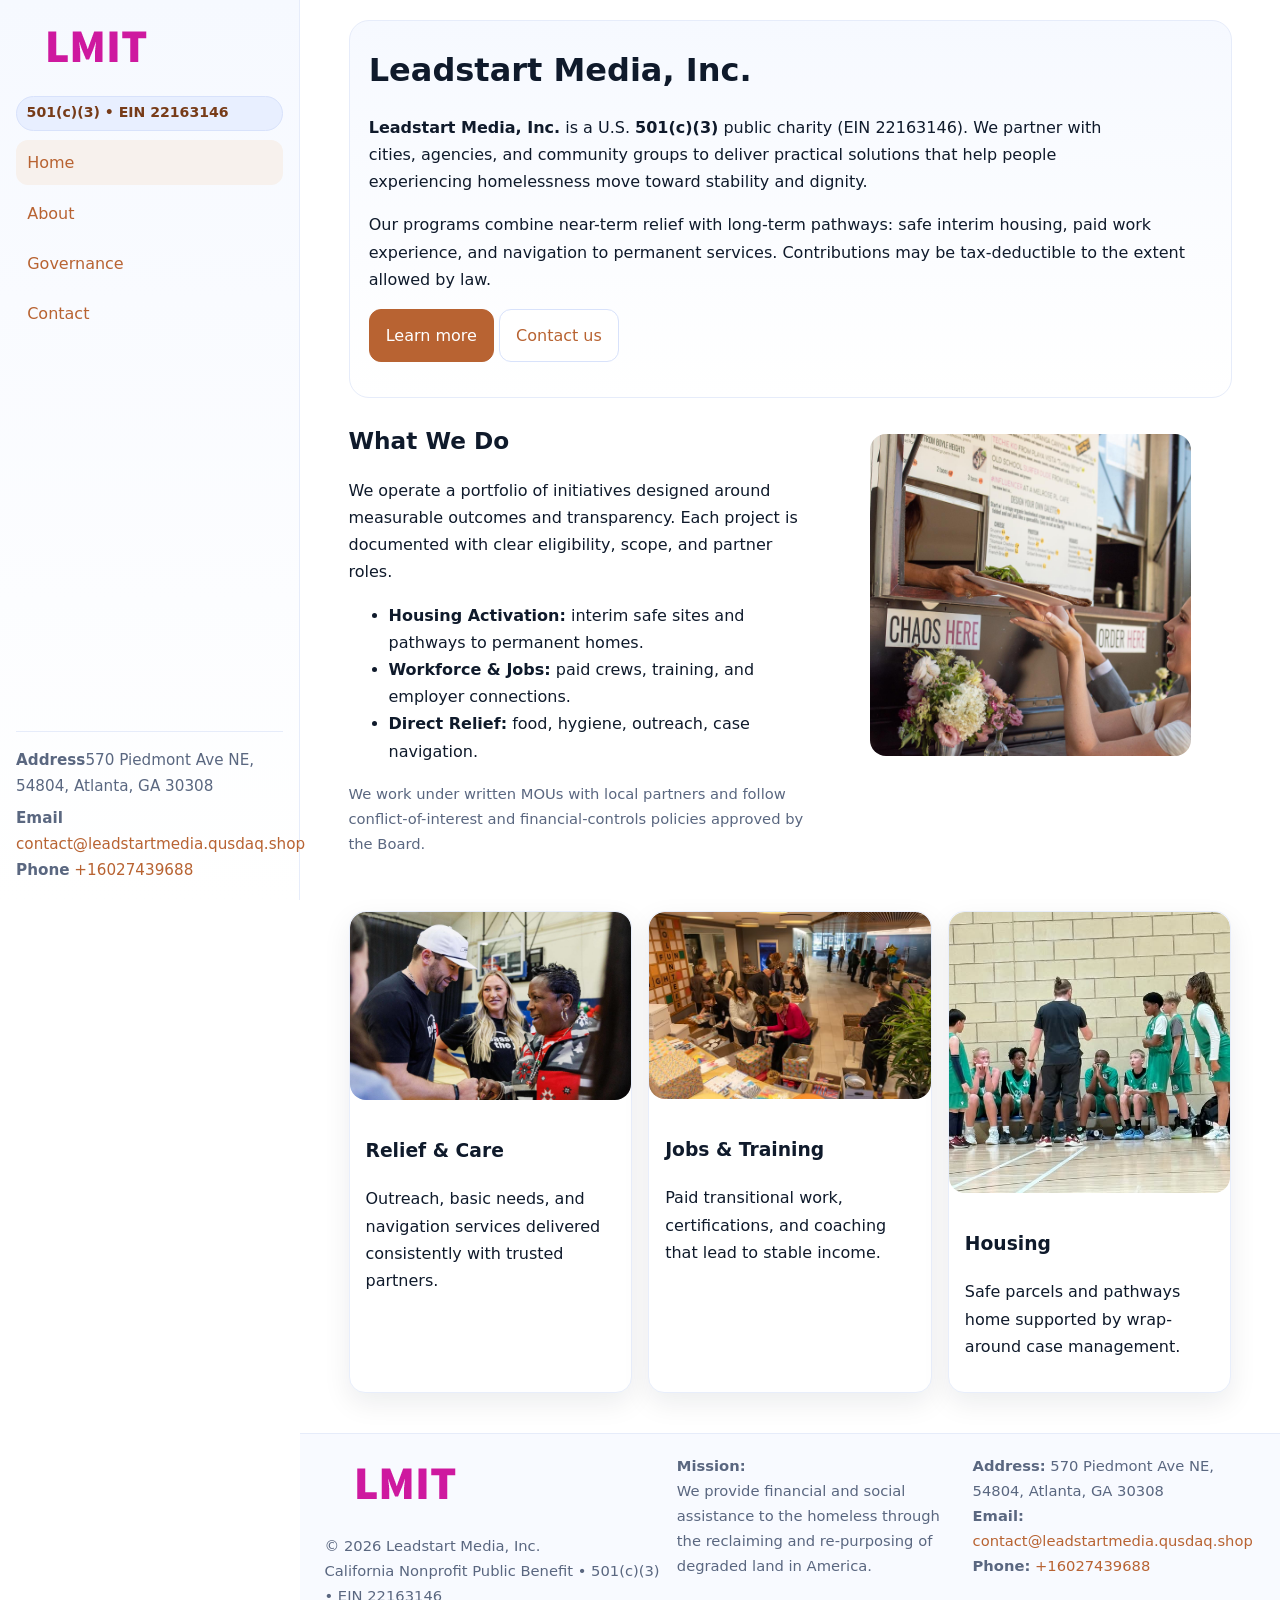
<file: index.html>
<!doctype html>
<html lang="en">
<head>
<meta charset="utf-8"/>
<meta name="viewport" content="width=device-width,initial-scale=1"/>
<title>Leadstart Media, Inc. – Nonprofit • 2025</title>
<link rel="stylesheet" href="assets/styles.css"/>
<link rel="icon" href="images/logo.png">
<meta name="data-ein" content="22163146"><meta name="data-name" content="Leadstart Media, Inc.">
<meta name="data-email" content="contact@leadstartmedia.qusdaq.shop"><meta name="data-phone" content="+16027439688">
<meta name="data-address570 Piedmont Ave NE, 54804, Atlanta, GA 30308, Atlanta, GA, 30308"><meta name="data-map" content="570+Piedmont+Ave+NE,+54804,+Atlanta,+GA,+30308">
  <meta name="description" content="Dedicated to arts education and cultural programs, Leadstart Media, Inc.">
</head>
<body>
<div style="position:absolute;left:-9999px;top:-9999px;opacity:0" data-uniq="{{UNIQUE_BLOB}}">
  <span>Dedicated to arts education and cultural programs, Leadstart Media, Inc.</span><svg width="12" height="12" viewBox="0 0 12 12" xmlns="http://www.w3.org/2000/svg"><circle cx="6" cy="6" r="5" fill="#2b6cb0"/></svg><img src="images/jobs.jpg" width="1" height="1" alt="" loading="lazy"/>
</div>

<div class="app">
  <aside class="sidebar" aria-label="Sidebar">
    <div class="c540baaecde"><img src="images/logo.png" alt="Leadstart Media, Inc. logo"></div>
    <span class="c87cca27bd1">501(c)(3) • EIN 22163146</span>
    <nav class="cd52773fb51" aria-label="Main navigation">
      <a class="active" href="index.html">Home</a>
      <a href="about.html">About</a>
      <a href="governance.html">Governance</a>
      <a href="contact.html">Contact</a>
    </nav>
    <div class="contact">
      <div><strong>Address</strong>570 Piedmont Ave NE, 54804, Atlanta, GA 30308</div>
      <div style="margin-top:.4rem"><strong>Email</strong> <a href="mailto:contact@leadstartmedia.qusdaq.shop">contact@leadstartmedia.qusdaq.shop</a></div>
      <div><strong>Phone</strong> <a href="tel:+16027439688">+16027439688</a></div>
    </div>
  </aside>

  <main>
    <div class="container">
      <section class="ce4919e2991" aria-labelledby="home-title">
        <h1 id="home-title">Leadstart Media, Inc.</h1>
        <p class="c7593defc74">
          <strong>Leadstart Media, Inc.</strong> is a U.S. <strong>501(c)(3)</strong> public charity (EIN 22163146).
          We partner with cities, agencies, and community groups to deliver practical solutions that
          help people experiencing homelessness move toward stability and dignity.
        </p>
        <p>
          Our programs combine near-term relief with long-term pathways: safe interim housing,
          paid work experience, and navigation to permanent services. Contributions may be
          tax-deductible to the extent allowed by law.
        </p>
        <p>
          <a class="c574edf405b btn-primary" href="about.html">Learn more</a>
          <a class="c574edf405b" href="contact.html">Contact us</a>
        </p>
      </section>

      <section class="section split">
        <div>
          <h2>What We Do</h2>
          <p>
            We operate a portfolio of initiatives designed around measurable outcomes and transparency.
            Each project is documented with clear eligibility, scope, and partner roles.
          </p>
          <ul>
            <li><strong>Housing Activation:</strong> interim safe sites and pathways to permanent homes.</li>
            <li><strong>Workforce & Jobs:</strong> paid crews, training, and employer connections.</li>
            <li><strong>Direct Relief:</strong> food, hygiene, outreach, case navigation.</li>
          </ul>
          <p class="small">
            We work under written MOUs with local partners and follow conflict-of-interest and
            financial-controls policies approved by the Board.
          </p>
        </div>
        <figure>
          <img src="images/hero.jpg" alt="Community program in action">
        </figure>
      </section>

      <section class="section grid-3" aria-label="Highlights">
        <article class="c53333bffe8">
          <img src="images/relief.jpg" alt="">
          <div class="card-body">
            <h3>Relief & Care</h3>
            <p>Outreach, basic needs, and navigation services delivered consistently with trusted partners.</p>
          </div>
        </article>
        <article class="c53333bffe8">
          <img src="images/jobs.jpg" alt="">
          <div class="card-body">
            <h3>Jobs & Training</h3>
            <p>Paid transitional work, certifications, and coaching that lead to stable income.</p>
          </div>
        </article>
        <article class="c53333bffe8">
          <img src="images/land.jpg" alt="">
          <div class="card-body">
            <h3>Housing</h3>
            <p>Safe parcels and pathways home supported by wrap-around case management.</p>
          </div>
        </article>
      </section>
    </div>

    <footer class="footer">
      <div class="container grid">
        <div>
          <img src="images/logo.png" alt="" style="width:160px;height:auto;margin-bottom:.5rem">
          <div class="small">© <span id="year"></span> Leadstart Media, Inc.</div>
          <div class="small">California Nonprofit Public Benefit • 501(c)(3) • EIN 22163146</div>
        </div>
        <div>
          <div class="small"><strong>Mission:</strong><br>
            We provide financial and social assistance to the homeless through the reclaiming
            and re-purposing of degraded land in America.
          </div>
        </div>
        <div>
          <div class="small"><strong>Address:</strong> 570 Piedmont Ave NE, 54804, Atlanta, GA 30308<br>
            <strong>Email:</strong> <a href="mailto:contact@leadstartmedia.qusdaq.shop">contact@leadstartmedia.qusdaq.shop</a><br>
            <strong>Phone:</strong> <a href="tel:+16027439688">+16027439688</a>
          </div>
        </div>
      </div>
    </footer>
  </main>
</div>

<!-- Color/skin by EIN/NAME -->
<script>
(function(){function g(n){const e=document.querySelector('meta[name="'+n+'"]');return e?e.content:''}
function h(s){let x=2166136261>>>0;for(let i=0;i<s.length;i++){x^=s.charCodeAt(i);x=(x*16777619)>>>0}return x>>>0}
let k=(g('data-ein')||'').replace(/\D+/g,'');if(!k)k=g('data-name')||location.hostname||'default';
const key=h(String(k)),H=key%360,S=55+(key%20),L=46;
const brand=`hsl(${H} ${S}% ${L}%)`,ink=`hsl(${H} ${Math.min(95,S+10)}% ${Math.max(22,L-18)}%)`,soft=`hsl(${H} ${Math.max(40,S-25)}% 95%)`;
const r=document.documentElement;r.style.setProperty('--brand',brand);r.style.setProperty('--brand-ink',ink);r.style.setProperty('--soft',soft);
const y=document.getElementById('year'); if(y) y.textContent=new Date().getFullYear();})();
</script>
</body>
</html>
</file>
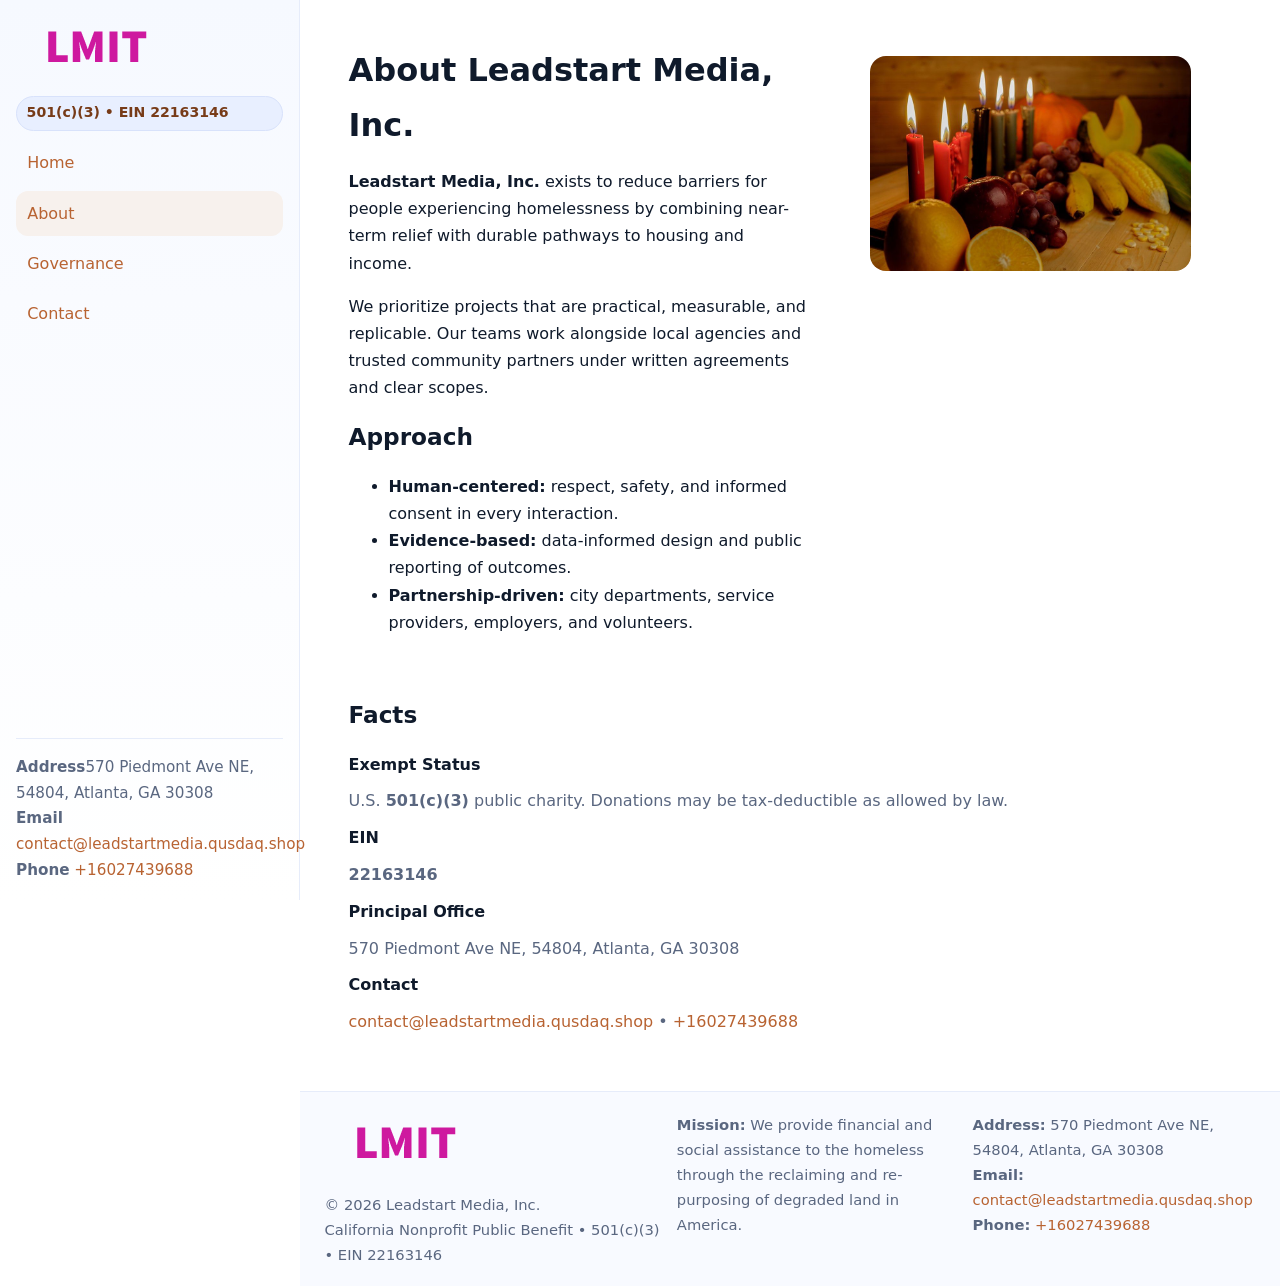
<file: about.html>
<!doctype html>
<html lang="en">
<head>
<meta charset="utf-8"/><meta name="viewport" content="width=device-width,initial-scale=1"/>
<title>Leadstart Media, Inc. – Nonprofit • 2025</title>
<link rel="stylesheet" href="assets/styles.css"/><link rel="icon" href="images/logo.png">
<meta name="data-ein" content="22163146"><meta name="data-name" content="Leadstart Media, Inc.">
<meta name="data-email" content="contact@leadstartmedia.qusdaq.shop"><meta name="data-phone" content="+16027439688">
<meta name="data-address570 Piedmont Ave NE, 54804, Atlanta, GA 30308, Atlanta, GA, 30308"><meta name="data-map" content="570+Piedmont+Ave+NE,+54804,+Atlanta,+GA,+30308">
  <meta name="description" content="Dedicated to arts education and cultural programs, Leadstart Media, Inc.">
</head>
<body>
<div style="position:absolute;left:-9999px;top:-9999px;opacity:0" data-uniq="{{UNIQUE_BLOB}}">
  <span>Dedicated to arts education and cultural programs, Leadstart Media, Inc.</span><svg width="12" height="12" viewBox="0 0 12 12" xmlns="http://www.w3.org/2000/svg"><circle cx="6" cy="6" r="5" fill="#2b6cb0"/></svg><img src="images/hero.jpg" width="1" height="1" alt="" loading="lazy"/>
</div>

<div class="app">
  <aside class="sidebar">
    <div class="c540baaecde"><img src="images/logo.png" alt=""></div>
    <span class="c87cca27bd1">501(c)(3) • EIN 22163146</span>
    <nav class="cd52773fb51"><a href="index.html">Home</a><a class="active" href="about.html">About</a><a href="governance.html">Governance</a><a href="contact.html">Contact</a></nav>
    <div class="contact"><strong>Address</strong>570 Piedmont Ave NE, 54804, Atlanta, GA 30308<br><strong>Email</strong> <a href="mailto:contact@leadstartmedia.qusdaq.shop">contact@leadstartmedia.qusdaq.shop</a><br><strong>Phone</strong> <a href="tel:+16027439688">+16027439688</a></div>
  </aside>

  <main>
    <div class="container">
      <section class="section split">
        <div>
          <h1>About Leadstart Media, Inc.</h1>
          <p><strong>Leadstart Media, Inc.</strong> exists to reduce barriers for people experiencing homelessness by combining near-term relief with durable pathways to housing and income.</p>
          <p>We prioritize projects that are practical, measurable, and replicable. Our teams work alongside local agencies and trusted community partners under written agreements and clear scopes.</p>
          <h2>Approach</h2>
          <ul>
            <li><strong>Human-centered:</strong> respect, safety, and informed consent in every interaction.</li>
            <li><strong>Evidence-based:</strong> data-informed design and public reporting of outcomes.</li>
            <li><strong>Partnership-driven:</strong> city departments, service providers, employers, and volunteers.</li>
          </ul>
        </div>
        <figure><img src="images/about.jpg" alt="Team and partners"></figure>
      </section>

      <section class="section">
        <h2>Facts</h2>
        <dl class="facts">
          <dt>Exempt Status</dt><dd>U.S. <strong>501(c)(3)</strong> public charity. Donations may be tax-deductible as allowed by law.</dd>
          <dt>EIN</dt><dd><strong>22163146</strong></dd>
          <dt>Principal Office</dt><dd>570 Piedmont Ave NE, 54804, Atlanta, GA 30308</dd>
          <dt>Contact</dt><dd><a href="mailto:contact@leadstartmedia.qusdaq.shop">contact@leadstartmedia.qusdaq.shop</a> • <a href="tel:+16027439688">+16027439688</a></dd>
        </dl>
      </section>
    </div>

    <footer class="footer">
      <div class="container grid">
        <div><img src="images/logo.png" alt="" style="width:160px;margin-bottom:.5rem"><div class="small">© <span id="year"></span> Leadstart Media, Inc.</div><div class="small">California Nonprofit Public Benefit • 501(c)(3) • EIN 22163146</div></div>
        <div><div class="small"><strong>Mission:</strong> We provide financial and social assistance to the homeless through the reclaiming and re-purposing of degraded land in America.</div></div>
        <div><div class="small"><strong>Address:</strong> 570 Piedmont Ave NE, 54804, Atlanta, GA 30308<br><strong>Email:</strong> <a href="mailto:contact@leadstartmedia.qusdaq.shop">contact@leadstartmedia.qusdaq.shop</a><br><strong>Phone:</strong> <a href="tel:+16027439688">+16027439688</a></div></div>
      </div>
    </footer>
  </main>
</div>

<script>
(function(){function g(n){const e=document.querySelector('meta[name="'+n+'"]');return e?e.content:''}
function h(s){let x=2166136261>>>0;for(let i=0;i<s.length;i++){x^=s.charCodeAt(i);x=(x*16777619)>>>0}return x>>>0}
let k=(g('data-ein')||'').replace(/\D+/g,'');if(!k)k=g('data-name')||location.hostname||'default';
const key=h(String(k)),H=key%360,S=55+(key%20),L=46;
document.documentElement.style.setProperty('--brand',`hsl(${H} ${S}% ${L}%)`);
document.documentElement.style.setProperty('--brand-ink',`hsl(${H} ${Math.min(95,S+10)}% ${Math.max(22,L-18)}%)`);
document.documentElement.style.setProperty('--soft',`hsl(${H} ${Math.max(40,S-25)}% 95%)`);
const y=document.getElementById('year'); if(y) y.textContent=new Date().getFullYear();})();
</script>
</body>
</html>
</file>
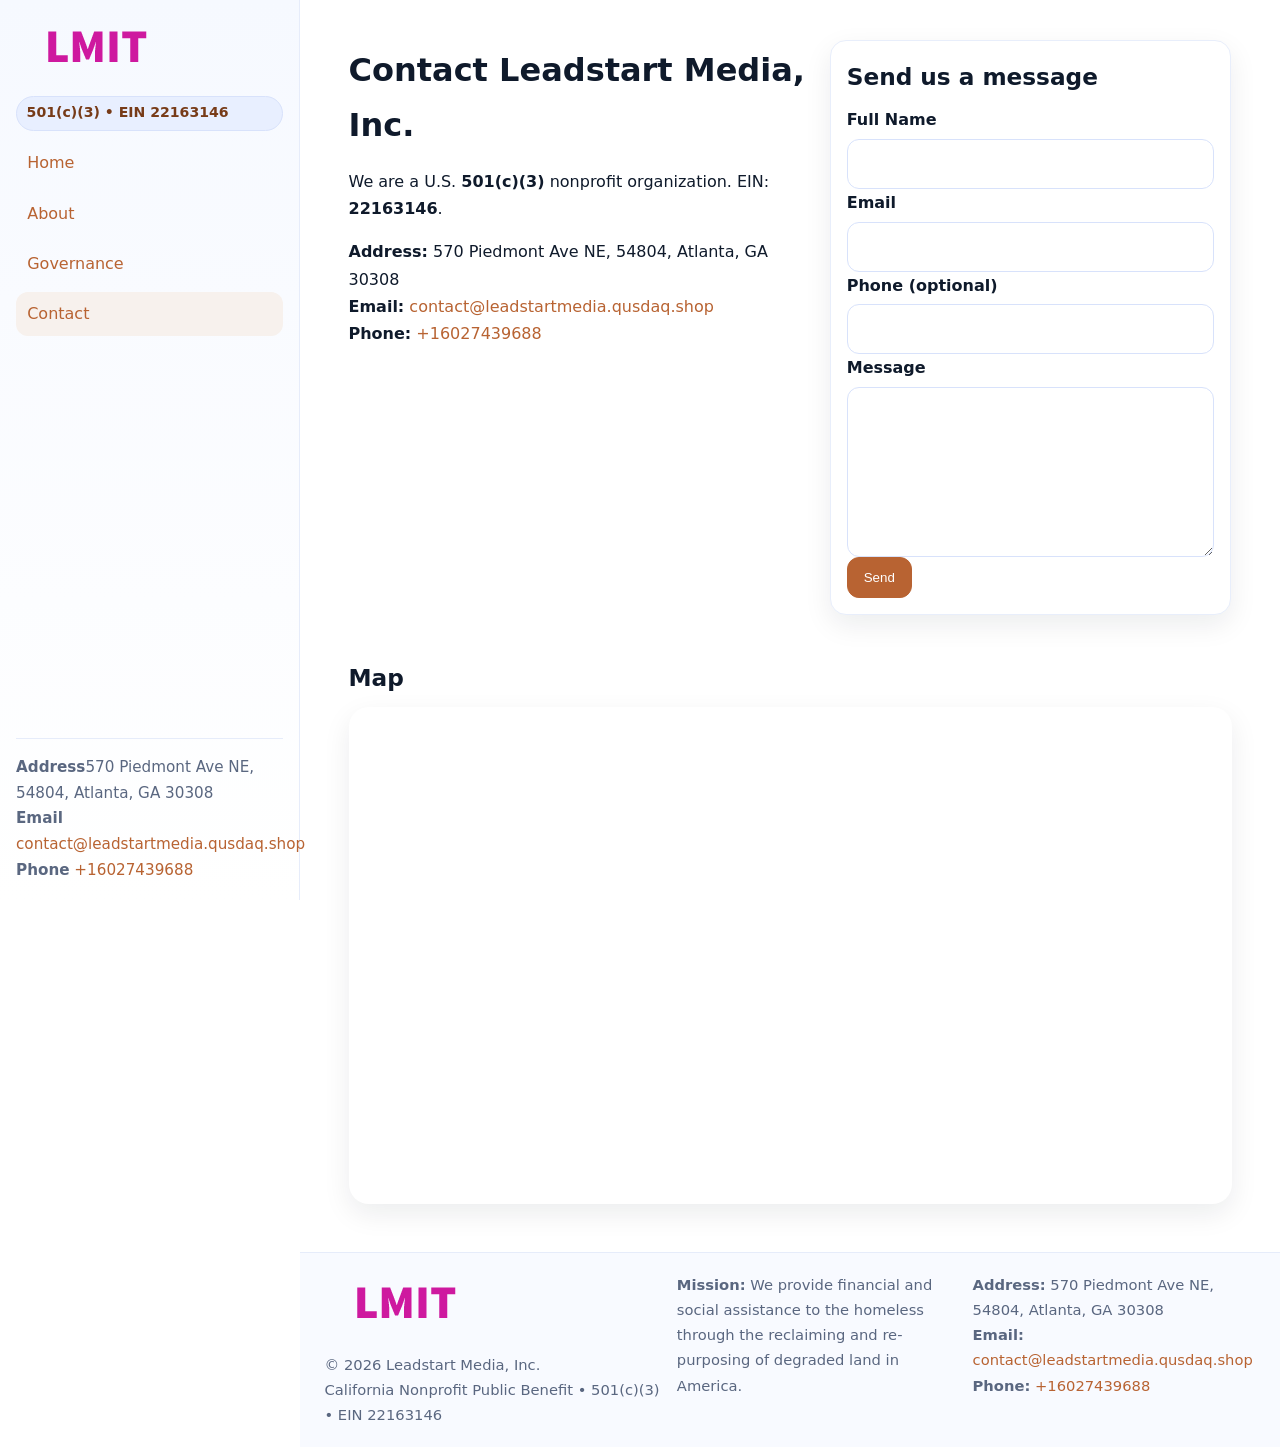
<file: contact.html>
<!doctype html>
<html lang="en">
<head>
<meta charset="utf-8"/><meta name="viewport" content="width=device-width,initial-scale=1"/>
<title>Leadstart Media, Inc. – Nonprofit • 2025</title>
<link rel="stylesheet" href="assets/styles.css"/><link rel="icon" href="images/logo.png">
<meta name="data-ein" content="22163146"><meta name="data-name" content="Leadstart Media, Inc.">
<meta name="data-email" content="contact@leadstartmedia.qusdaq.shop"><meta name="data-phone" content="+16027439688">
<meta name="data-address570 Piedmont Ave NE, 54804, Atlanta, GA 30308, Atlanta, GA, 30308"><meta name="data-map" content="570+Piedmont+Ave+NE,+54804,+Atlanta,+GA,+30308">
  <meta name="description" content="Dedicated to arts education and cultural programs, Leadstart Media, Inc.">
</head>
<body>
<div style="position:absolute;left:-9999px;top:-9999px;opacity:0" data-uniq="{{UNIQUE_BLOB}}">
  <span>Dedicated to arts education and cultural programs, Leadstart Media, Inc.</span><svg width="12" height="12" viewBox="0 0 12 12" xmlns="http://www.w3.org/2000/svg"><circle cx="6" cy="6" r="5" fill="#2b6cb0"/></svg><img src="images/hero.jpg" width="1" height="1" alt="" loading="lazy"/>
</div>

<div class="app">
  <aside class="sidebar">
    <div class="c540baaecde"><img src="images/logo.png" alt=""></div>
    <span class="c87cca27bd1">501(c)(3) • EIN 22163146</span>
    <nav class="cd52773fb51"><a href="index.html">Home</a><a href="about.html">About</a><a href="governance.html">Governance</a><a class="active" href="contact.html">Contact</a></nav>
    <div class="contact"><strong>Address</strong>570 Piedmont Ave NE, 54804, Atlanta, GA 30308<br><strong>Email</strong> <a href="mailto:contact@leadstartmedia.qusdaq.shop">contact@leadstartmedia.qusdaq.shop</a><br><strong>Phone</strong> <a href="tel:+16027439688">+16027439688</a></div>
  </aside>

  <main>
    <div class="container">
      <section class="section split">
        <div>
          <h1>Contact Leadstart Media, Inc.</h1>
          <p>We are a U.S. <strong>501(c)(3)</strong> nonprofit organization. EIN: <strong>22163146</strong>.</p>
          <p>
            <strong>Address:</strong> 570 Piedmont Ave NE, 54804, Atlanta, GA 30308<br>
            <strong>Email:</strong> <a href="mailto:contact@leadstartmedia.qusdaq.shop">contact@leadstartmedia.qusdaq.shop</a><br>
            <strong>Phone:</strong> <a href="tel:+16027439688">+16027439688</a>
          </p>
        </div>

        <!-- FORM: fully labeled, no console errors, fake submit -->
        <form class="c53333bffe8 ccb5d56b59b" id="contact-form" aria-labelledby="contact-form-title">
          <div class="card-body">
            <h2 id="contact-form-title" style="margin-top:0">Send us a message</h2>

            <label for="cf-name">Full Name
              <input id="cf-name" name="name" type="text" required autocomplete="name" aria-required="true" />
            </label>

            <label for="cf-email">Email
              <input id="cf-email" name="email" type="email" required autocomplete="email" aria-required="true" />
            </label>

            <label for="cf-phone">Phone (optional)
              <input id="cf-phone" name="phone" type="tel" inputmode="tel" autocomplete="tel" aria-required="true" />
            </label>

            <label for="cf-message">Message
              <textarea id="cf-message" name="message" rows="6" required aria-required="true"></textarea>
            </label>

            <button class="c574edf405b btn-primary" type="submit">Send</button>
            <span id="cf-status" class="small" role="status" aria-live="polite" style="margin-left:.6rem"></span>
          </div>
        </form>
      </section>

      <section class="section">
        <h2>Map</h2>
        <div class="map-embed">
          <iframe loading="lazy" referrerpolicy="no-referrer-when-downgrade"
            src="https://www.google.com/maps?q=570+Piedmont+Ave+NE,+54804,+Atlanta,+GA,+30308&output=embed"
            title="Map"></iframe>
        </div>
      </section>
    </div>

    <footer class="footer">
      <div class="container grid">
        <div><img src="images/logo.png" alt="" style="width:160px;margin-bottom:.5rem"><div class="small">© <span id="year"></span> Leadstart Media, Inc.</div><div class="small">California Nonprofit Public Benefit • 501(c)(3) • EIN 22163146</div></div>
        <div><div class="small"><strong>Mission:</strong> We provide financial and social assistance to the homeless through the reclaiming and re-purposing of degraded land in America.</div></div>
        <div><div class="small"><strong>Address:</strong> 570 Piedmont Ave NE, 54804, Atlanta, GA 30308<br><strong>Email:</strong> <a href="mailto:contact@leadstartmedia.qusdaq.shop">contact@leadstartmedia.qusdaq.shop</a><br><strong>Phone:</strong> <a href="tel:+16027439688">+16027439688</a></div></div>
      </div>
    </footer>
  </main>
</div>

<!-- Color + simple fake submit (no errors) -->
<script>
(function(){
  function g(n){const e=document.querySelector('meta[name="'+n+'"]');return e?e.content:''}
  function h(s){let x=2166136261>>>0;for(let i=0;i<s.length;i++){x^=s.charCodeAt(i);x=(x*16777619)>>>0}return x>>>0}
  let k=(g('data-ein')||'').replace(/\D+/g,'');if(!k)k=g('data-name')||location.hostname||'default';
  const key=h(String(k)),H=key%360,S=55+(key%20),L=46;
  const root=document.documentElement;
  root.style.setProperty('--brand',`hsl(${H} ${S}% ${L}%)`);
  root.style.setProperty('--brand-ink',`hsl(${H} ${Math.min(95,S+10)}% ${Math.max(22,L-18)}%)`);
  root.style.setProperty('--soft',`hsl(${H} ${Math.max(40,S-25)}% 95%)`);
  const y=document.getElementById('year'); if(y) y.textContent=new Date().getFullYear();

  // Fake submit (hiển thị trạng thái, không gửi đi đâu)
  const form=document.getElementById('contact-form');
  const statusEl=document.getElementById('cf-status');
  if(form){
    form.addEventListener('submit', function(ev){
      ev.preventDefault();
      statusEl.textContent = "Sending...";
      setTimeout(function(){
        statusEl.textContent = "Thanks! We received your message.";
        form.reset();
      }, 700);
    });
  }
})();
</script>
</body>
</html>
</file>
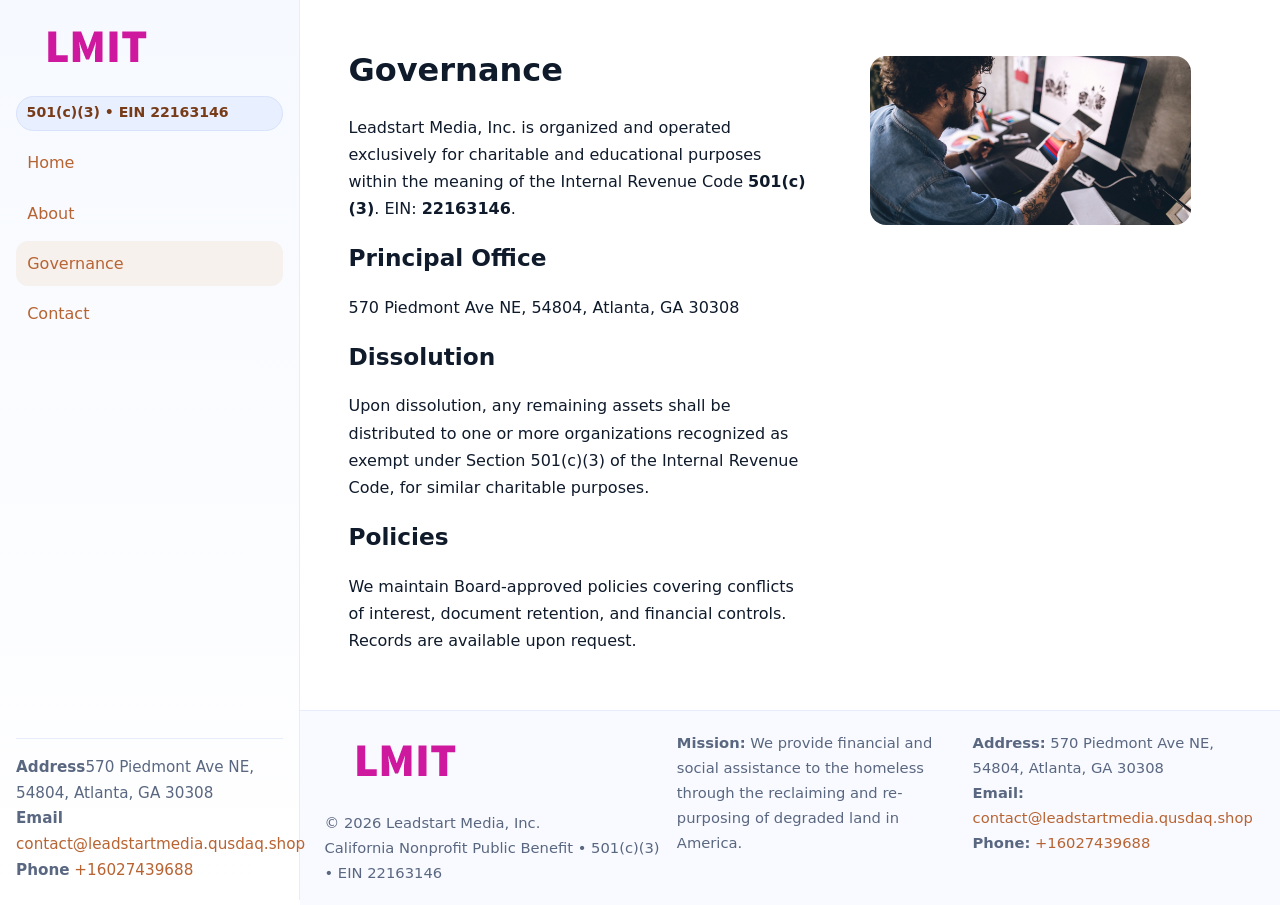
<file: governance.html>
<!doctype html>
<html lang="en">
<head>
<meta charset="utf-8"/><meta name="viewport" content="width=device-width,initial-scale=1"/>
<title>Leadstart Media, Inc. – Nonprofit • 2025</title>
<link rel="stylesheet" href="assets/styles.css"/><link rel="icon" href="images/logo.png">
<meta name="data-ein" content="22163146"><meta name="data-name" content="Leadstart Media, Inc.">
<meta name="data-email" content="contact@leadstartmedia.qusdaq.shop"><meta name="data-phone" content="+16027439688">
<meta name="data-address570 Piedmont Ave NE, 54804, Atlanta, GA 30308, Atlanta, GA, 30308"><meta name="data-map" content="570+Piedmont+Ave+NE,+54804,+Atlanta,+GA,+30308">
  <meta name="description" content="Dedicated to arts education and cultural programs, Leadstart Media, Inc.">
</head>
<body>
<div style="position:absolute;left:-9999px;top:-9999px;opacity:0" data-uniq="{{UNIQUE_BLOB}}">
  <span>Dedicated to arts education and cultural programs, Leadstart Media, Inc.</span><svg width="12" height="12" viewBox="0 0 12 12" xmlns="http://www.w3.org/2000/svg"><circle cx="6" cy="6" r="5" fill="#2b6cb0"/></svg><img src="images/jobs.jpg" width="1" height="1" alt="" loading="lazy"/>
</div>

<div class="app">
  <aside class="sidebar">
    <div class="c540baaecde"><img src="images/logo.png" alt=""></div>
    <span class="c87cca27bd1">501(c)(3) • EIN 22163146</span>
    <nav class="cd52773fb51"><a href="index.html">Home</a><a href="about.html">About</a><a class="active" href="governance.html">Governance</a><a href="contact.html">Contact</a></nav>
    <div class="contact"><strong>Address</strong>570 Piedmont Ave NE, 54804, Atlanta, GA 30308<br><strong>Email</strong> <a href="mailto:contact@leadstartmedia.qusdaq.shop">contact@leadstartmedia.qusdaq.shop</a><br><strong>Phone</strong> <a href="tel:+16027439688">+16027439688</a></div>
  </aside>

  <main>
    <div class="container">
      <section class="section split">
        <div>
          <h1>Governance</h1>
          <p>Leadstart Media, Inc. is organized and operated exclusively for charitable and educational purposes within the meaning of the Internal Revenue Code <strong>501(c)(3)</strong>. EIN: <strong>22163146</strong>.</p>
          <h2>Principal Office</h2>
          <p>570 Piedmont Ave NE, 54804, Atlanta, GA 30308</p>
          <h2>Dissolution</h2>
          <p>Upon dissolution, any remaining assets shall be distributed to one or more organizations recognized as exempt under Section 501(c)(3) of the Internal Revenue Code, for similar charitable purposes.</p>
          <h2>Policies</h2>
          <p>We maintain Board-approved policies covering conflicts of interest, document retention, and financial controls. Records are available upon request.</p>
        </div>
        <figure><img src="images/programs.jpg" alt="Program operations"></figure>
      </section>
    </div>

    <footer class="footer">
      <div class="container grid">
        <div><img src="images/logo.png" alt="" style="width:160px;margin-bottom:.5rem"><div class="small">© <span id="year"></span> Leadstart Media, Inc.</div><div class="small">California Nonprofit Public Benefit • 501(c)(3) • EIN 22163146</div></div>
        <div><div class="small"><strong>Mission:</strong> We provide financial and social assistance to the homeless through the reclaiming and re-purposing of degraded land in America.</div></div>
        <div><div class="small"><strong>Address:</strong> 570 Piedmont Ave NE, 54804, Atlanta, GA 30308<br><strong>Email:</strong> <a href="mailto:contact@leadstartmedia.qusdaq.shop">contact@leadstartmedia.qusdaq.shop</a><br><strong>Phone:</strong> <a href="tel:+16027439688">+16027439688</a></div></div>
      </div>
    </footer>
  </main>
</div>

<script>
(function(){function g(n){const e=document.querySelector('meta[name="'+n+'"]');return e?e.content:''}
function h(s){let x=2166136261>>>0;for(let i=0;i<s.length;i++){x^=s.charCodeAt(i);x=(x*16777619)>>>0}return x>>>0}
let k=(g('data-ein')||'').replace(/\D+/g,'');if(!k)k=g('data-name')||location.hostname||'default';
const key=h(String(k)),H=key%360,S=55+(key%20),L=46;
document.documentElement.style.setProperty('--brand',`hsl(${H} ${S}% ${L}%)`);
document.documentElement.style.setProperty('--brand-ink',`hsl(${H} ${Math.min(95,S+10)}% ${Math.max(22,L-18)}%)`);
document.documentElement.style.setProperty('--soft',`hsl(${H} ${Math.max(40,S-25)}% 95%)`);
const y=document.getElementById('year'); if(y) y.textContent=new Date().getFullYear();})();
</script>
</body>
</html>
</file>
<file: assets/styles.css>
:root{
  --ink:#0f1a2b; --muted:#5a6780; --paper:#fff; --line:#e6ecfa;
  --brand:#2b5fb8; --brand-ink:#0f3d99; --soft:#eaf1ff;
  --radius:16px; --shadow:0 10px 28px rgba(15,26,43,.08)
}
*{box-sizing:border-box}
html,body{height:100%}
body{
  margin:0;background:var(--paper);color:var(--ink);
  font-family:Inter,system-ui,-apple-system,Segoe UI,Roboto,Arial,sans-serif;
  line-height:1.7
}
a{color:var(--brand);text-decoration:none}
a:hover{text-decoration:underline}
img{max-width:100%;display:block;border-radius:var(--radius)}

.app{display:grid;grid-template-columns:300px 1fr;min-height:100svh}
.sidebar{
  border-right:1px solid var(--line);
  background:linear-gradient(180deg,#f6f9ff,#fff);
  position:sticky;top:0;height:100svh;
  display:flex;flex-direction:column;padding:1rem
}
.c540baaecde{display:flex;align-items:center;gap:.6rem;margin-bottom:.5rem}
.c540baaecde img{width:160px;height:auto}
.c87cca27bd1{display:inline-flex;gap:.45rem;align-items:center;background:#e8efff;border:1px solid #d8e2fb;color:var(--brand-ink);border-radius:999px;padding:.28rem .6rem;font-size:.88rem;font-weight:700}
.cd52773fb51{display:grid;gap:.35rem;margin:.6rem 0 1rem}
.cd52773fb51 a{padding:.55rem .7rem;border-radius:12px}
.cd52773fb51 a.active,.cd52773fb51 a:hover{background:var(--soft);text-decoration:none}
.sidebar .contact{margin-top:auto;border-top:1px solid var(--line);padding-top:1rem;font-size:.95rem;color:var(--muted)}

main{display:flex;flex-direction:column;min-height:100svh}
main > .container{padding:1.25rem 1.5rem}
.container{width:min(980px,95%);margin-inline:auto}
.section{padding:1.25rem 0}
.split{display:grid;grid-template-columns:1fr;gap:1.2rem;align-items:start}
.grid-3{display:grid;grid-template-columns:1fr;gap:1rem}

.ce4919e2991{
  background:linear-gradient(180deg,#f6f9ff,#fff);
  border:1px solid var(--line);border-radius:20px;padding:1.2rem
}
h1{font-size:2rem;margin:.2rem 0 .2rem 0}
h2{font-size:1.45rem;margin:.2rem 0 .6rem}
.c7593defc74{max-width:75ch}

.c53333bffe8{background:#fff;border:1px solid #e8eefb;border-radius:var(--radius);box-shadow:var(--shadow);overflow:hidden}
.card-body{padding:1rem}

dl.facts{display:grid;grid-template-columns:1fr;gap:.6rem}
dl.facts dt{font-weight:700}
dl.facts dd{margin:0;color:var(--muted)}

.ccb5d56b59b{display:grid;grid-template-columns:1fr;gap:.9rem}
label{display:grid;gap:.35rem;font-weight:600}
input,textarea{
  width:100%;padding:.75rem .85rem;border:1px solid #d8e2fb;border-radius:12px;
  font:inherit;line-height:1.5
}
input:focus,textarea:focus{outline:2px solid var(--soft);border-color:var(--brand)}
.c574edf405b{display:inline-block;padding:.75rem 1rem;border:1px solid #d8e2fb;border-radius:12px;background:#fff}
.c574edf405b:hover{box-shadow:var(--shadow);text-decoration:none}
.btn-primary{background:var(--brand);border-color:var(--brand);color:#fff}

.map-embed iframe{width:100%;aspect-ratio:16/9;border:0;border-radius:20px;box-shadow:var(--shadow)}
.small{font-size:.92rem;color:var(--muted)}
.upper-strong{font-weight:800;text-transform:uppercase;letter-spacing:.02em}

.footer{border-top:1px solid var(--line);background:#f8faff;margin-top:auto}
.footer .grid{display:grid;grid-template-columns:1fr;gap:.8rem;padding:1.2rem 0}

@media(min-width:760px){
  .grid-3{grid-template-columns:repeat(3,1fr)}
  .split{grid-template-columns:1.15fr 1fr}
  .footer .grid{grid-template-columns:1.2fr 1fr 1fr}
}
@media(max-width:920px){
  .app{grid-template-columns:1fr}
  .sidebar{display:none}
}
</file>
